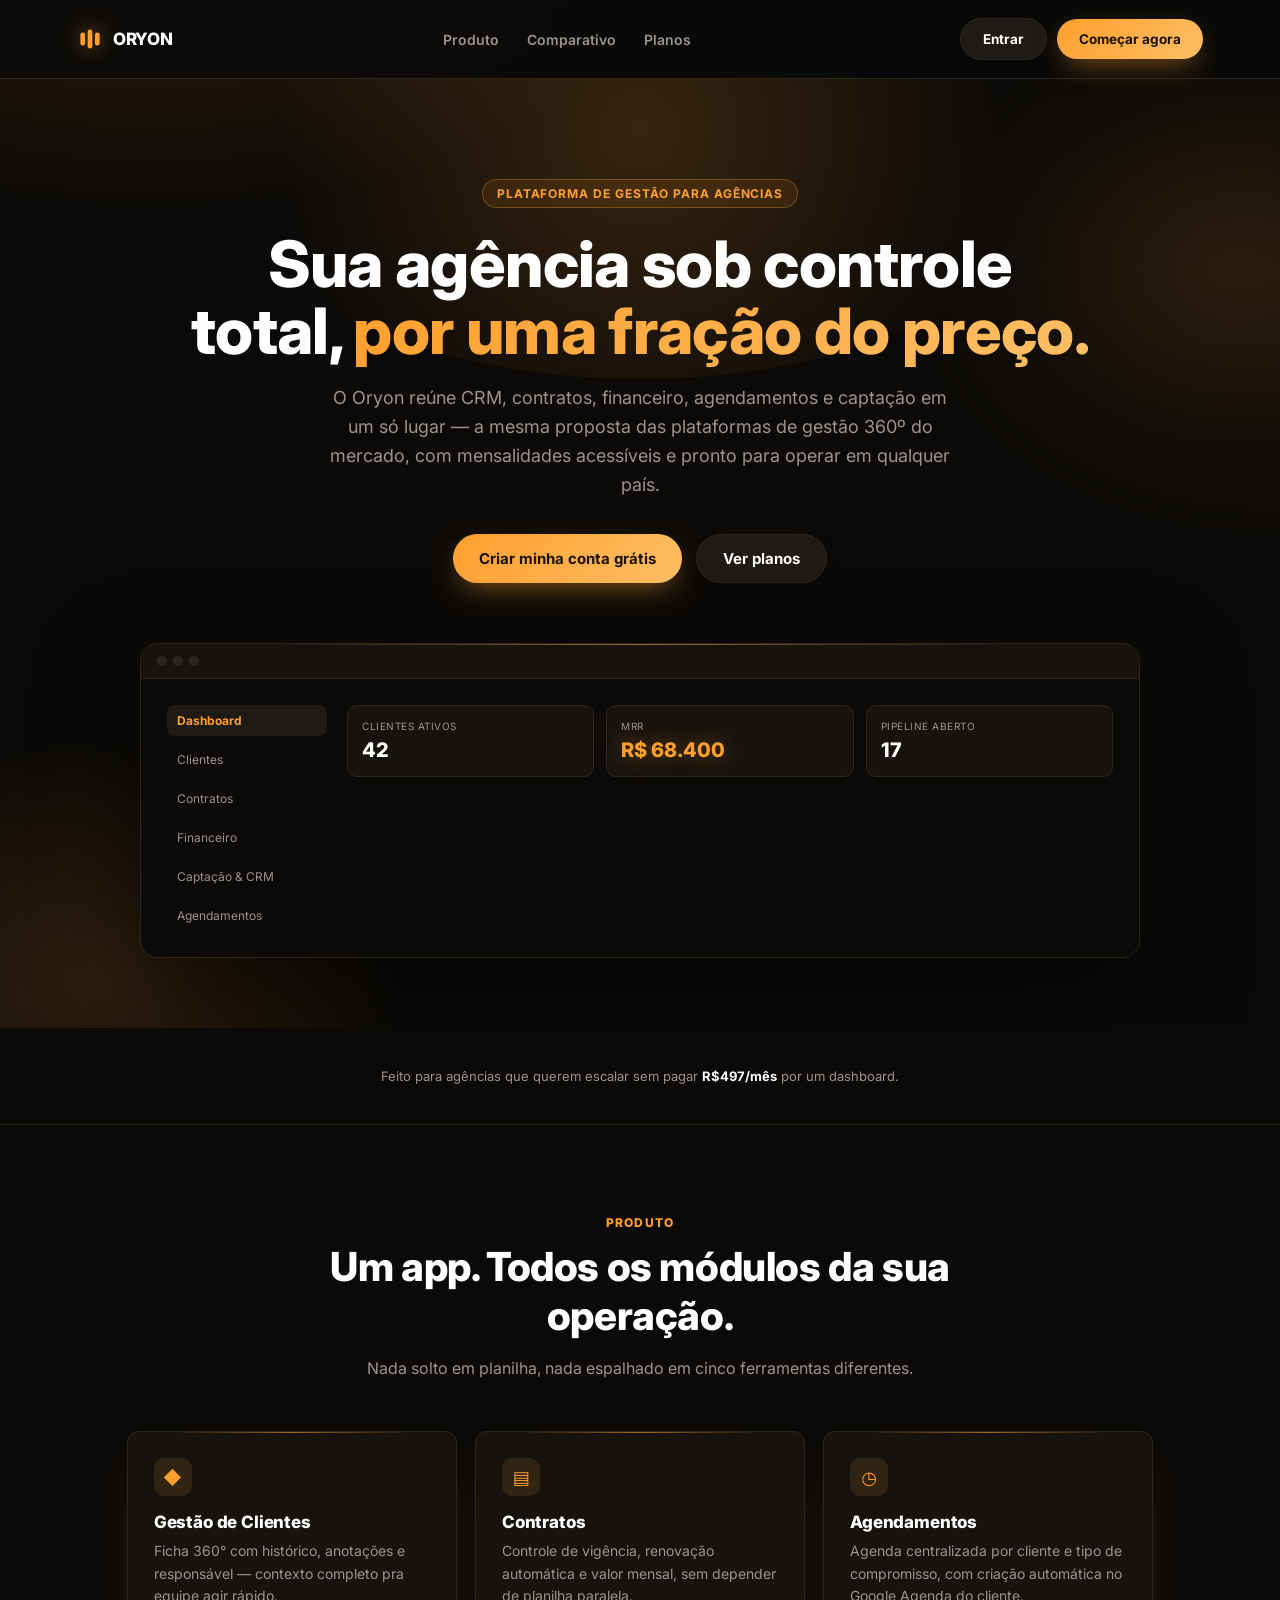
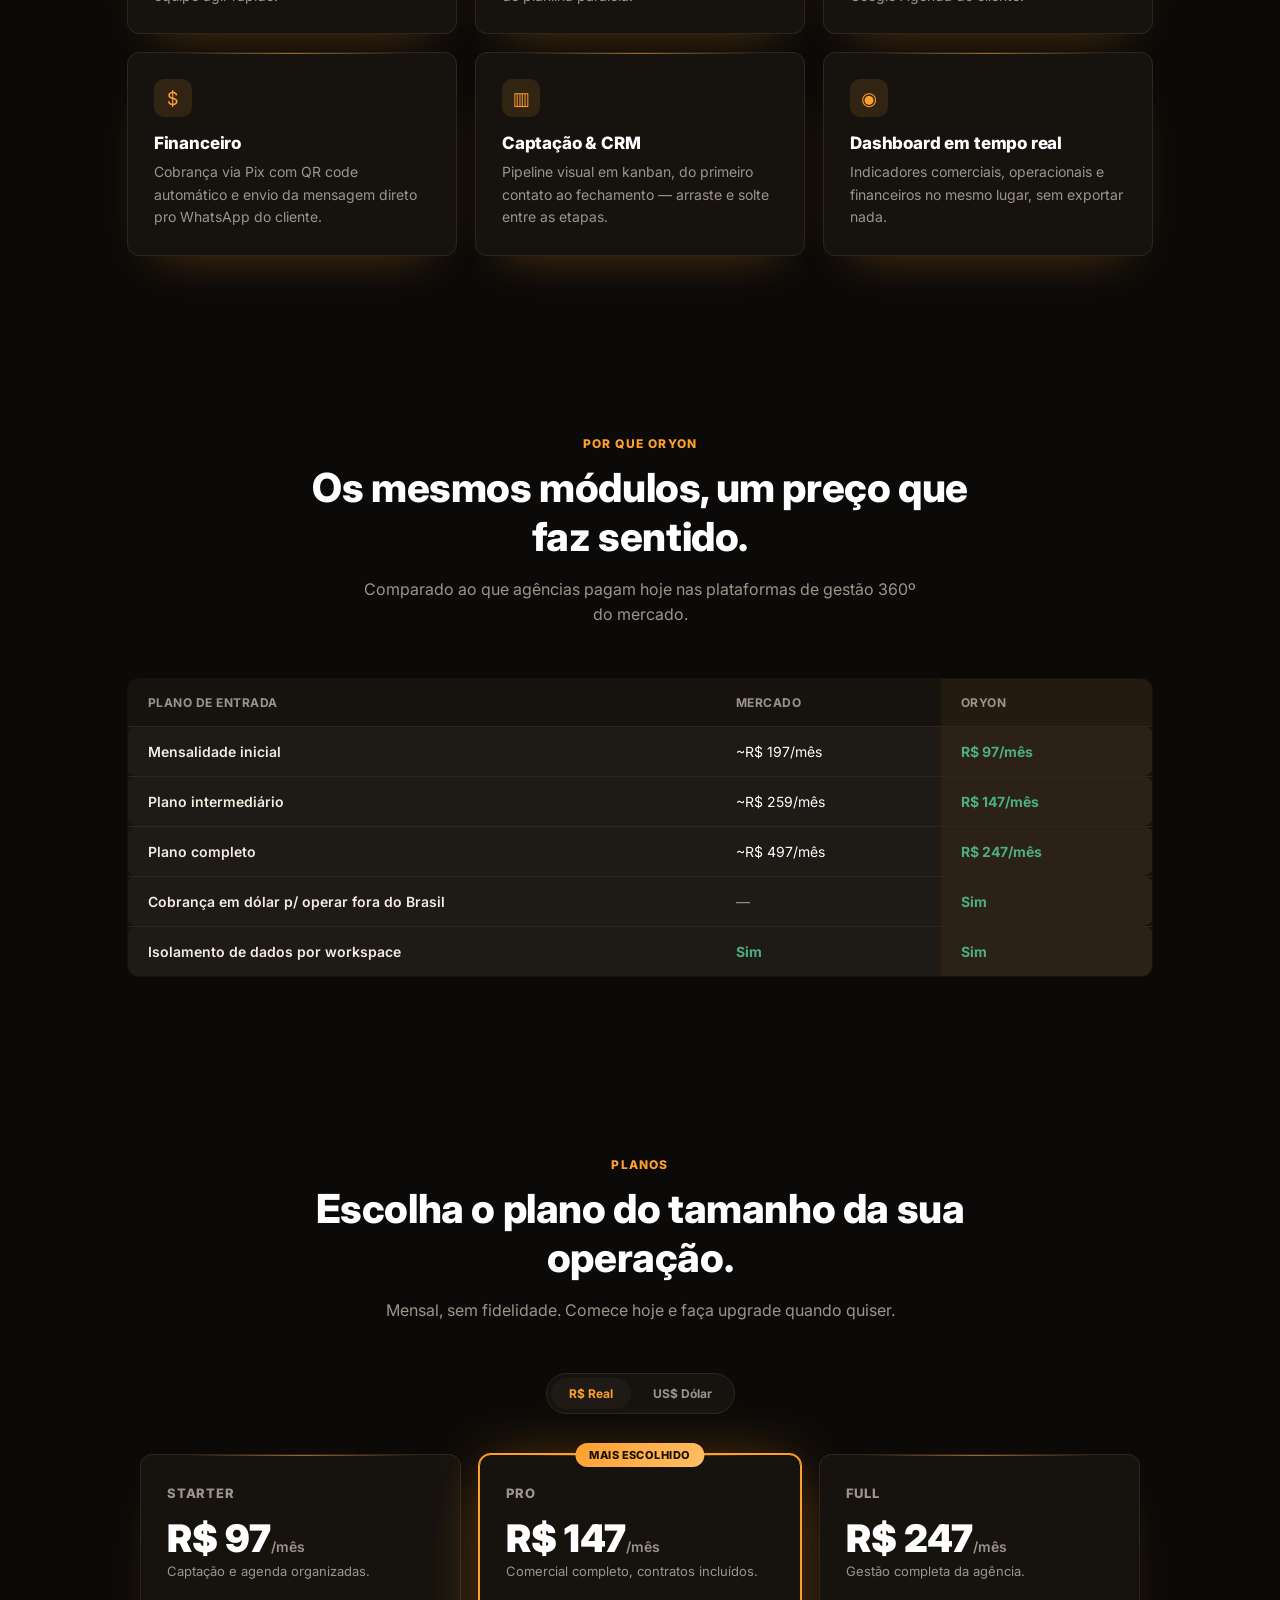
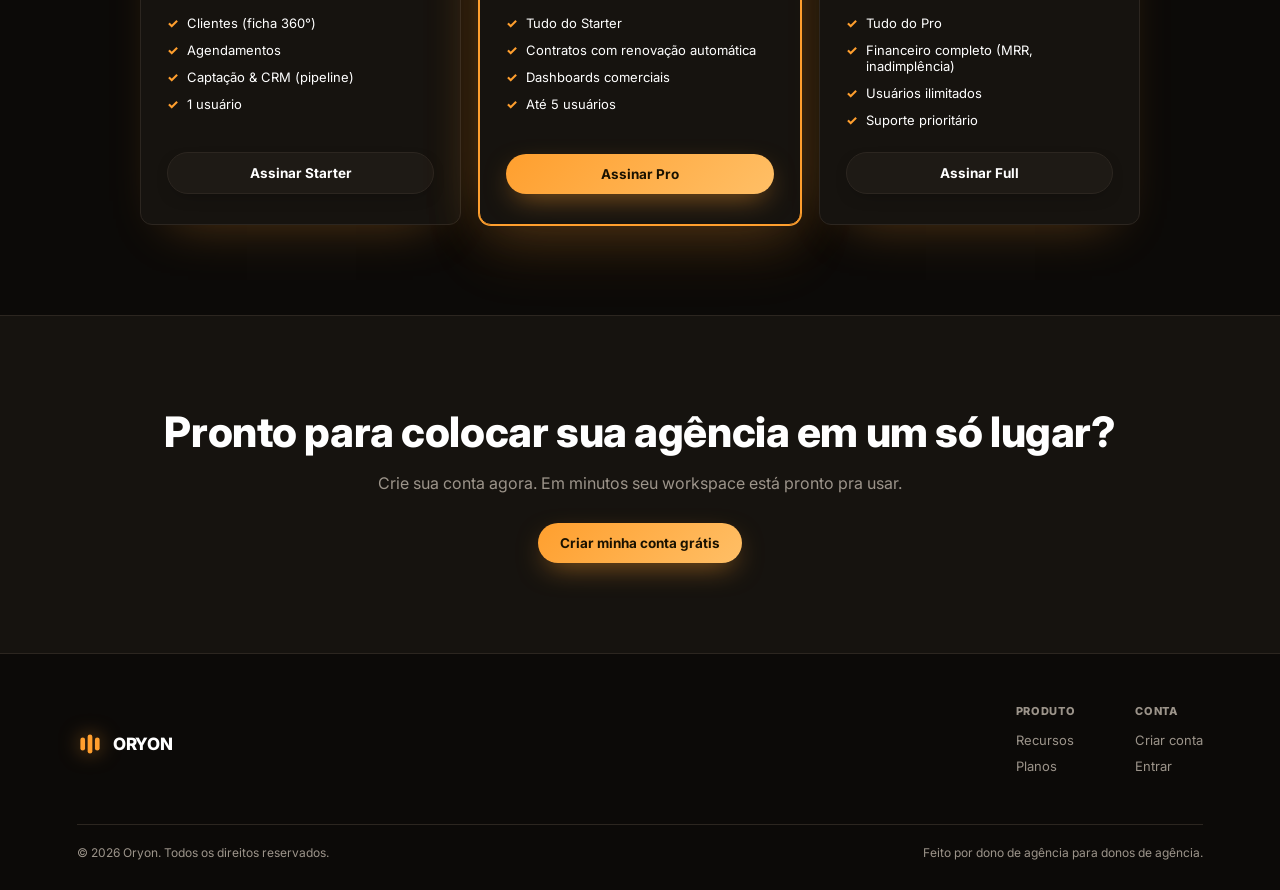
<file: index.html>
<!DOCTYPE html>
<html lang="pt-BR">
<head>
<meta charset="UTF-8">
<meta name="viewport" content="width=device-width, initial-scale=1.0">
<title>Oryon — Gestão 360º para agências, sem pesar no caixa</title>
<link rel="icon" href="/assets/icon.svg">
<link rel="stylesheet" href="/style.css">
</head>
<body>

<header class="mkt-header">
  <a class="brand-mark" href="/">
    <img src="/assets/logo.svg" alt="Oryon">
    <span>ORYON</span>
  </a>
  <nav>
    <a href="#produto">Produto</a>
    <a href="#comparativo">Comparativo</a>
    <a href="#planos">Planos</a>
  </nav>
  <div class="actions">
    <a href="/login.html" class="btn-ghost" style="display:inline-block;">Entrar</a>
    <a href="/signup.html" class="btn-primary" style="display:inline-block;">Começar agora</a>
  </div>
</header>

<section class="mkt-hero">
  <div class="mkt-eyebrow">Plataforma de gestão para agências</div>
  <h1>Sua agência sob controle total, <span class="accent">por uma fração do preço.</span></h1>
  <p class="lead">O Oryon reúne CRM, contratos, financeiro, agendamentos e captação em um só lugar — a mesma proposta das plataformas de gestão 360º do mercado, com mensalidades acessíveis e pronto para operar em qualquer país.</p>
  <div class="cta-row">
    <a href="/signup.html" class="btn-primary">Criar minha conta grátis</a>
    <a href="#planos" class="btn-ghost">Ver planos</a>
  </div>

  <div class="mkt-mock">
    <div class="bar"><span></span><span></span><span></span></div>
    <div class="body">
      <div class="side">
        <div class="item active">Dashboard</div>
        <div class="item">Clientes</div>
        <div class="item">Contratos</div>
        <div class="item">Financeiro</div>
        <div class="item">Captação &amp; CRM</div>
        <div class="item">Agendamentos</div>
      </div>
      <div>
        <div class="kpis">
          <div class="kpi"><div class="l">Clientes ativos</div><div class="v">42</div></div>
          <div class="kpi"><div class="l">MRR</div><div class="v accent">R$ 68.400</div></div>
          <div class="kpi"><div class="l">Pipeline aberto</div><div class="v">17</div></div>
        </div>
      </div>
    </div>
  </div>
</section>

<div class="mkt-strip">Feito para agências que querem escalar sem pagar <b>R$497/mês</b> por um dashboard.</div>

<section class="mkt-section" id="produto">
  <div class="mkt-kicker">Produto</div>
  <h2>Um app. Todos os módulos da sua operação.</h2>
  <p class="sub">Nada solto em planilha, nada espalhado em cinco ferramentas diferentes.</p>
  <div class="grid-features">
    <div class="feature-card"><div class="ico">◆</div><h3>Gestão de Clientes</h3><p>Ficha 360° com histórico, anotações e responsável — contexto completo pra equipe agir rápido.</p></div>
    <div class="feature-card"><div class="ico">▤</div><h3>Contratos</h3><p>Controle de vigência, renovação automática e valor mensal, sem depender de planilha paralela.</p></div>
    <div class="feature-card"><div class="ico">◷</div><h3>Agendamentos</h3><p>Agenda centralizada por cliente e tipo de compromisso, com criação automática no Google Agenda do cliente.</p></div>
    <div class="feature-card"><div class="ico">$</div><h3>Financeiro</h3><p>Cobrança via Pix com QR code automático e envio da mensagem direto pro WhatsApp do cliente.</p></div>
    <div class="feature-card"><div class="ico">▥</div><h3>Captação &amp; CRM</h3><p>Pipeline visual em kanban, do primeiro contato ao fechamento — arraste e solte entre as etapas.</p></div>
    <div class="feature-card"><div class="ico">◉</div><h3>Dashboard em tempo real</h3><p>Indicadores comerciais, operacionais e financeiros no mesmo lugar, sem exportar nada.</p></div>
  </div>
</section>

<section class="mkt-section" id="comparativo">
  <div class="mkt-kicker">Por que Oryon</div>
  <h2>Os mesmos módulos, um preço que faz sentido.</h2>
  <p class="sub">Comparado ao que agências pagam hoje nas plataformas de gestão 360º do mercado.</p>
  <table class="compare-table">
    <thead>
      <tr><th>Plano de entrada</th><th>Mercado</th><th class="oryon-col">Oryon</th></tr>
    </thead>
    <tbody>
      <tr><td>Mensalidade inicial</td><td>~R$ 197/mês</td><td class="oryon-col check">R$ 97/mês</td></tr>
      <tr><td>Plano intermediário</td><td>~R$ 259/mês</td><td class="oryon-col check">R$ 147/mês</td></tr>
      <tr><td>Plano completo</td><td>~R$ 497/mês</td><td class="oryon-col check">R$ 247/mês</td></tr>
      <tr><td>Cobrança em dólar p/ operar fora do Brasil</td><td class="cross">—</td><td class="oryon-col check">Sim</td></tr>
      <tr><td>Isolamento de dados por workspace</td><td class="check">Sim</td><td class="oryon-col check">Sim</td></tr>
    </tbody>
  </table>
</section>

<section class="mkt-section" id="planos">
  <div class="mkt-kicker">Planos</div>
  <h2>Escolha o plano do tamanho da sua operação.</h2>
  <p class="sub">Mensal, sem fidelidade. Comece hoje e faça upgrade quando quiser.</p>

  <div style="display:flex; justify-content:center;">
    <div class="currency-toggle" id="currencyToggle">
      <button data-currency="BRL" class="active">R$ Real</button>
      <button data-currency="USD">US$ Dólar</button>
    </div>
  </div>

  <div class="plans-row">
    <div class="plans-grid">
      <div class="plan-card">
        <h3>Starter</h3>
        <div class="price" data-brl="R$ 97" data-usd="US$ 19">R$ 97<small>/mês</small></div>
        <div class="desc">Captação e agenda organizadas.</div>
        <ul>
          <li>Clientes (ficha 360°)</li>
          <li>Agendamentos</li>
          <li>Captação &amp; CRM (pipeline)</li>
          <li>1 usuário</li>
        </ul>
        <a href="/signup.html?plan=starter" class="btn-ghost btn-block" style="text-align:center;">Assinar Starter</a>
      </div>
      <div class="plan-card featured">
        <div class="tag">Mais escolhido</div>
        <h3>Pro</h3>
        <div class="price" data-brl="R$ 147" data-usd="US$ 29">R$ 147<small>/mês</small></div>
        <div class="desc">Comercial completo, contratos incluídos.</div>
        <ul>
          <li>Tudo do Starter</li>
          <li>Contratos com renovação automática</li>
          <li>Dashboards comerciais</li>
          <li>Até 5 usuários</li>
        </ul>
        <a href="/signup.html?plan=pro" class="btn-primary btn-block" style="text-align:center;">Assinar Pro</a>
      </div>
      <div class="plan-card">
        <h3>Full</h3>
        <div class="price" data-brl="R$ 247" data-usd="US$ 49">R$ 247<small>/mês</small></div>
        <div class="desc">Gestão completa da agência.</div>
        <ul>
          <li>Tudo do Pro</li>
          <li>Financeiro completo (MRR, inadimplência)</li>
          <li>Usuários ilimitados</li>
          <li>Suporte prioritário</li>
        </ul>
        <a href="/signup.html?plan=full" class="btn-ghost btn-block" style="text-align:center;">Assinar Full</a>
      </div>
    </div>
  </div>
</section>

<div class="mkt-cta">
  <h2>Pronto para colocar sua agência em um só lugar?</h2>
  <p>Crie sua conta agora. Em minutos seu workspace está pronto pra usar.</p>
  <a href="/signup.html" class="btn-primary">Criar minha conta grátis</a>
</div>

<footer class="mkt-footer">
  <div class="top">
    <a class="brand-mark" href="/">
      <img src="/assets/logo.svg" alt="Oryon">
      <span>ORYON</span>
    </a>
    <div class="cols">
      <div class="col">
        <h4>Produto</h4>
        <a href="#produto">Recursos</a>
        <a href="#planos">Planos</a>
      </div>
      <div class="col">
        <h4>Conta</h4>
        <a href="/signup.html">Criar conta</a>
        <a href="/login.html">Entrar</a>
      </div>
    </div>
  </div>
  <div class="bottom">
    <span>© 2026 Oryon. Todos os direitos reservados.</span>
    <span>Feito por dono de agência para donos de agência.</span>
  </div>
</footer>

<script src="/landing.js"></script>
</body>
</html>
</file>
<file: style.css>
@import url('https://fonts.googleapis.com/css2?family=Inter:wght@400;500;600;700;800;900&display=swap');

:root {
  color-scheme: dark;
  --bg: #0c0a08;
  --panel: #16130f;
  --panel-2: #1e1a15;
  --border: #2c2620;
  --graphite: #1a1a1a;
  --off-white: #f7f7f7;
  --text: #ffffff;
  --cream: #f3ece1;
  --muted: #9c948a;
  --muted-2: #726b62;
  --orange: #ff9f2e;
  --orange-soft: #ffb85c;
  --orange-dim: #c97a1f;
  --active-fill: rgba(255,159,46,0.16);
  --grad: linear-gradient(135deg, #ff9f2e, #ffbf66);
  --danger: #e0574a;
  --ok: #4caf7d;
  --warn: #e0a53f;
  --radius: 12px;
}

[data-theme="light"] {
  color-scheme: light;
  --bg: #faf7f2;
  --panel: #ffffff;
  --panel-2: #f4efe6;
  --graphite: #ece4d4;
  --border: rgba(20,15,8,0.12);
  --text: #16130f;
  --cream: #16130f;
  --muted: #7a7168;
  --muted-2: #948b80;
  --orange: #d97e17;
  --orange-soft: #b8660f;
  --orange-dim: #a35f11;
  --active-fill: rgba(217,126,23,0.12);
  --grad: linear-gradient(135deg, #e28a1e, #f0a942);
  --danger: #c23b2e;
  --ok: #2f8a5b;
  --warn: #a8690f;
}

* { box-sizing: border-box; }
html, body { height: 100%; }
body {
  margin: 0;
  background-color: var(--bg);
  background-image:
    radial-gradient(ellipse 900px 500px at 12% -10%, rgba(255,159,46,0.14), transparent 60%),
    radial-gradient(ellipse 700px 500px at 100% 30%, rgba(255,159,46,0.06), transparent 55%);
  background-repeat: no-repeat, no-repeat;
  background-attachment: fixed, fixed;
  color: var(--text);
  font-family: 'Inter', system-ui, sans-serif;
  -webkit-font-smoothing: antialiased;
  transition: background-color .2s ease, color .2s ease;
}
[data-theme="light"] body { background-image: none; }

/* reusable glow helpers */
.glow-line { position: relative; }
.glow-line::before {
  content: ''; position: absolute; top: 0; left: 10%; right: 10%; height: 1px;
  background: linear-gradient(90deg, transparent, rgba(255,159,46,0.7), transparent);
}
.glow-shadow { box-shadow: 0 20px 60px -24px rgba(255,159,46,0.25), 0 0 0 1px var(--border); }

h1, h2, h3, h4 { font-family: 'Inter', sans-serif; font-weight: 800; letter-spacing: -0.01em; margin: 0; }

a { color: inherit; text-decoration: none; }

button {
  font-family: inherit;
  cursor: pointer;
  border: none;
  border-radius: 999px;
  padding: 11px 20px;
  font-weight: 700;
  font-size: 13px;
}
/* .btn-primary/.btn-ghost/.btn-danger style both <button> and <a> CTAs, so the pill
   shape/padding/weight below must not live only on the `button` element selector. */
.btn-primary, .btn-ghost, .btn-danger {
  display: inline-flex;
  align-items: center;
  justify-content: center;
  gap: 8px;
  font-family: inherit;
  cursor: pointer;
  border-radius: 999px;
  padding: 12px 22px;
  font-weight: 700;
  font-size: 13.5px;
  text-decoration: none;
  transition: filter .15s ease, transform .15s ease, box-shadow .15s ease, background-color .15s ease, border-color .15s ease, color .15s ease;
}
.btn-primary {
  background: var(--grad);
  color: #1a1200;
  border: none;
  box-shadow: 0 10px 28px -8px rgba(255,159,46,0.55);
}
.btn-primary:hover { filter: brightness(1.08); box-shadow: 0 14px 34px -8px rgba(255,159,46,0.7); transform: translateY(-1px); }
.btn-ghost {
  background: var(--panel-2);
  color: var(--text);
  border: 1px solid var(--border);
  box-shadow: 0 6px 18px -10px rgba(0,0,0,0.5);
}
.btn-ghost:hover { background: var(--graphite); border-color: var(--orange); color: var(--orange-soft); transform: translateY(-1px); }
.btn-danger { background: transparent; color: var(--danger); border: 1px solid var(--danger); }
.btn-danger:hover { background: rgba(224,87,74,0.1); }
.btn-block { width: 100%; }

input, textarea, select {
  font-family: inherit;
  background: var(--panel-2);
  border: 1px solid var(--border);
  border-radius: 8px;
  color: var(--text);
  padding: 11px 13px;
  font-size: 14px;
  width: 100%;
}
input:focus, textarea:focus, select:focus { outline: none; border-color: var(--orange); }
label { font-size: 12px; color: var(--muted); font-weight: 600; display: block; margin-bottom: 6px; }
.field { margin-bottom: 14px; }

.modal, .plan-card, .feature-card, .auth-card, .mkt-mock {
  position: relative;
  box-shadow: 0 24px 50px -30px rgba(255,159,46,0.35);
}
.modal::before, .plan-card::before, .feature-card::before, .auth-card::before, .mkt-mock::before {
  content: '';
  position: absolute; top: 0; left: 14%; right: 14%; height: 1px;
  background: linear-gradient(90deg, transparent, rgba(255,159,46,0.6), transparent);
  pointer-events: none;
}
.kpi-card, .panel-box, .table-wrap, .column {
  position: relative;
  box-shadow: 0 10px 24px -18px rgba(0,0,0,0.6);
}

::-webkit-scrollbar { height: 10px; width: 10px; }
::-webkit-scrollbar-thumb { background: var(--border); border-radius: 8px; }
::-webkit-scrollbar-track { background: transparent; }

.brand-mark { display: inline-flex; align-items: center; gap: 10px; }
.brand-mark img { width: 26px; height: 26px; filter: drop-shadow(0 0 10px rgba(255,159,46,0.55)); }
.brand-mark span { font-weight: 800; font-size: 17px; letter-spacing: -0.01em; }

/* ================= Marketing site ================= */
.mkt-header {
  position: sticky; top: 0; z-index: 20;
  display: flex; align-items: center; justify-content: space-between;
  padding: 18px 6vw; background: rgba(10,10,10,0.85); backdrop-filter: blur(10px);
  border-bottom: 1px solid var(--border);
}
.mkt-header nav { display: flex; gap: 28px; align-items: center; }
.mkt-header nav a { color: var(--muted); font-size: 14px; font-weight: 600; }
.mkt-header nav a:hover { color: var(--text); }
.mkt-header .actions { display: flex; gap: 10px; align-items: center; }

.mkt-hero { padding: 100px 6vw 70px; text-align: center; position: relative; overflow: hidden; }
.mkt-hero::before {
  content: ''; position: absolute; top: -200px; left: 50%; transform: translateX(-50%); z-index: 0;
  width: 900px; height: 500px; border-radius: 50%;
  background: radial-gradient(circle, rgba(255,159,46,0.18), transparent 70%);
  pointer-events: none;
}
.mkt-hero::after {
  content: ''; position: absolute; inset: 0; z-index: 0;
  background:
    radial-gradient(ellipse 500px 400px at 8% 95%, rgba(255,159,46,0.14), transparent 60%),
    radial-gradient(ellipse 400px 300px at 96% 20%, rgba(255,159,46,0.08), transparent 60%);
  pointer-events: none;
}
.mkt-eyebrow {
  position: relative; z-index: 1;
  display: inline-flex; align-items: center; gap: 8px; font-size: 12px; font-weight: 700;
  color: var(--orange); text-transform: uppercase; letter-spacing: 0.08em;
  background: rgba(255,159,46,0.1); border: 1px solid rgba(255,159,46,0.3);
  padding: 6px 14px; border-radius: 999px; margin-bottom: 22px;
}
.mkt-hero h1 { font-size: clamp(34px, 5.5vw, 64px); line-height: 1.05; max-width: 900px; margin: 0 auto 20px; position: relative; z-index: 1; }
.mkt-hero h1 .accent { background: var(--grad); -webkit-background-clip: text; background-clip: text; color: transparent; }
.mkt-hero p.lead { color: var(--muted); font-size: 18px; max-width: 620px; margin: 0 auto 34px; line-height: 1.6; position: relative; z-index: 1; }
.mkt-hero .cta-row { display: flex; gap: 14px; justify-content: center; flex-wrap: wrap; position: relative; z-index: 1; }
.mkt-hero .cta-row button, .mkt-hero .cta-row a { font-size: 15px; padding: 14px 26px; }

.mkt-mock {
  z-index: 1;
  margin: 60px auto 0; max-width: 1000px; border-radius: 18px; overflow: hidden;
  border: 1px solid var(--border); box-shadow: 0 40px 100px rgba(0,0,0,0.5);
  position: relative;
}
.mkt-mock .bar { display:flex; gap:6px; padding: 12px 16px; background: var(--panel); border-bottom: 1px solid var(--border); }
.mkt-mock .bar span { width: 10px; height: 10px; border-radius: 50%; background: var(--border); }
.mkt-mock .body { background: var(--bg); padding: 26px; display: grid; grid-template-columns: 160px 1fr; gap: 20px; text-align: left; }
.mkt-mock .side { display: flex; flex-direction: column; gap: 8px; }
.mkt-mock .side .item { padding: 8px 10px; border-radius: 8px; font-size: 12px; color: var(--muted); }
.mkt-mock .side .item.active { background: var(--panel-2); color: var(--orange); font-weight: 700; }
.mkt-mock .kpis { display: grid; grid-template-columns: repeat(3,1fr); gap: 12px; }
.mkt-mock .kpi { background: var(--panel); border: 1px solid var(--border); border-radius: 10px; padding: 14px; }
.mkt-mock .kpi .l { font-size: 10px; color: var(--muted); text-transform: uppercase; letter-spacing: 0.05em; }
.mkt-mock .kpi .v { font-size: 20px; font-weight: 800; margin-top: 6px; }
.mkt-mock .kpi .v.accent { color: var(--orange); text-shadow: 0 0 20px rgba(255,159,46,0.45); }

.mkt-strip { padding: 40px 6vw; text-align: center; color: var(--muted); font-size: 13px; border-bottom: 1px solid var(--border); }
.mkt-strip b { color: var(--text); }

.mkt-section { padding: 90px 6vw; max-width: 1180px; margin: 0 auto; }
.mkt-kicker { color: var(--orange); font-size: 12px; font-weight: 800; letter-spacing: 0.1em; text-transform: uppercase; margin-bottom: 12px; text-align: center; }
.mkt-section h2 { font-size: clamp(26px, 3.5vw, 40px); text-align: center; max-width: 700px; margin: 0 auto 16px; }
.mkt-section p.sub { color: var(--muted); text-align: center; max-width: 560px; margin: 0 auto 50px; font-size: 16px; line-height: 1.6; }

.grid-features { display: grid; grid-template-columns: repeat(3, 1fr); gap: 18px; }
@media (max-width: 900px) { .grid-features { grid-template-columns: 1fr; } .mkt-mock .body { grid-template-columns: 1fr; } .mkt-mock .side { display:none; } }
.feature-card { background: var(--panel); border: 1px solid var(--border); border-radius: var(--radius); padding: 26px; }
.feature-card .ico { width: 38px; height: 38px; border-radius: 10px; background: rgba(255,159,46,0.12); display:flex; align-items:center; justify-content:center; margin-bottom: 16px; color: var(--orange); font-size: 18px; }
.feature-card h3 { font-size: 17px; margin-bottom: 8px; }
.feature-card p { color: var(--muted); font-size: 14px; line-height: 1.6; margin: 0; }

.compare-table { width: 100%; border-collapse: collapse; background: var(--panel); border: 1px solid var(--border); border-radius: var(--radius); overflow: hidden; }
.compare-table th, .compare-table td { padding: 16px 20px; text-align: left; border-bottom: 1px solid var(--border); font-size: 14px; }
.compare-table thead th { color: var(--muted); font-size: 12px; text-transform: uppercase; letter-spacing: 0.04em; }
.compare-table td.check { color: var(--ok); font-weight: 700; }
.compare-table td.cross { color: var(--muted); }
.compare-table tr:last-child td { border-bottom: none; }
.compare-table th.oryon-col, .compare-table td.oryon-col { background: rgba(255,159,46,0.06); }

.currency-toggle { display: inline-flex; background: var(--panel); border: 1px solid var(--border); border-radius: 999px; padding: 4px; gap: 4px; margin: 0 auto 40px; }
.currency-toggle button { background: transparent; color: var(--muted); padding: 8px 18px; font-size: 12px; border-radius: 999px; }
.currency-toggle button.active { background: var(--panel-2); color: var(--orange); }

.plans-row { display: flex; justify-content: center; }
.plans-grid { display: grid; grid-template-columns: repeat(3, 1fr); gap: 18px; max-width: 1000px; width: 100%; }
@media (max-width: 900px) { .plans-grid { grid-template-columns: 1fr; } }
.plan-card { background: var(--panel); border: 1px solid var(--border); border-radius: var(--radius); padding: 30px 26px; position: relative; display: flex; flex-direction: column; }
.plan-card.featured { border-color: var(--orange); box-shadow: 0 0 0 1px var(--orange), 0 0 60px -10px rgba(255,159,46,0.35), 0 30px 60px rgba(255,159,46,0.1); }
.plan-card .tag { position: absolute; top: -12px; left: 50%; transform: translateX(-50%); background: var(--grad); color: #1a1200; font-size: 11px; font-weight: 800; padding: 5px 14px; border-radius: 999px; text-transform: uppercase; letter-spacing: 0.04em; }
.plan-card h3 { font-size: 13px; text-transform: uppercase; letter-spacing: 0.06em; color: var(--muted); margin-bottom: 14px; }
.plan-card .price { font-size: 38px; font-weight: 900; margin-bottom: 2px; }
.plan-card .price small { font-size: 14px; font-weight: 600; color: var(--muted); }
.plan-card .old-price { font-size: 13px; color: var(--muted); text-decoration: line-through; margin-bottom: 18px; }
.plan-card .desc { color: var(--muted); font-size: 13px; margin-bottom: 20px; min-height: 32px; }
.plan-card ul { list-style: none; padding: 0; margin: 0 0 24px; display: flex; flex-direction: column; gap: 11px; flex: 1; }
.plan-card li { font-size: 13px; color: var(--text); display: flex; gap: 9px; align-items: flex-start; }
.plan-card li::before { content: '✓'; color: var(--orange); font-weight: 800; flex-shrink: 0; }

.mkt-cta { text-align: center; padding: 90px 6vw; background: var(--panel); border-top: 1px solid var(--border); border-bottom: 1px solid var(--border); }
.mkt-cta h2 { font-size: clamp(28px, 4vw, 42px); margin-bottom: 16px; }
.mkt-cta p { color: var(--muted); margin-bottom: 30px; }

.mkt-footer { padding: 50px 6vw 30px; }
.mkt-footer .top { display: flex; justify-content: space-between; flex-wrap: wrap; gap: 30px; margin-bottom: 40px; }
.mkt-footer .cols { display: flex; gap: 60px; flex-wrap: wrap; }
.mkt-footer .col h4 { font-size: 11px; text-transform: uppercase; letter-spacing: 0.06em; color: var(--muted); margin-bottom: 14px; }
.mkt-footer .col a { display: block; color: var(--muted); font-size: 13px; margin-bottom: 10px; }
.mkt-footer .col a:hover { color: var(--text); }
.mkt-footer .bottom { border-top: 1px solid var(--border); padding-top: 20px; color: var(--muted); font-size: 12px; display: flex; justify-content: space-between; flex-wrap: wrap; gap: 10px; }

/* ================= Auth pages ================= */
.auth-page { min-height: 100%; display: flex; align-items: center; justify-content: center; padding: 40px 20px; }
.auth-card { width: 100%; max-width: 400px; background: var(--panel); border: 1px solid var(--border); border-radius: 16px; padding: 34px; }
.auth-card .brand-mark { margin-bottom: 26px; }
.auth-card h1 { font-size: 22px; margin-bottom: 8px; }
.auth-card p.sub { color: var(--muted); font-size: 13px; margin-bottom: 26px; }
.auth-error { background: rgba(224,87,74,0.1); border: 1px solid rgba(224,87,74,0.3); color: var(--danger); font-size: 13px; padding: 10px 14px; border-radius: 8px; margin-bottom: 16px; display: none; }
.auth-error.show { display: block; }
.auth-switch { text-align: center; font-size: 13px; color: var(--muted); margin-top: 20px; }
.auth-switch a { color: var(--orange); font-weight: 700; }

/* ================= App shell (dashboard) ================= */
body.app-body { display: flex; height: 100vh; overflow: hidden; }
.sidebar { position: relative; overflow: hidden; width: 230px; flex-shrink: 0; background: var(--panel); border-right: 1px solid var(--border); display: flex; flex-direction: column; padding: 20px 14px; }
.sidebar::before {
  content: ''; position: absolute; z-index: -1; top: -60px; left: -60px;
  width: 220px; height: 220px; border-radius: 50%;
  background: radial-gradient(circle, rgba(255,159,46,0.10), transparent 70%);
  pointer-events: none;
}
.sidebar .brand { position: relative; display: flex; align-items: center; gap: 10px; padding: 0 6px 20px; border-bottom: 1px solid var(--border); margin-bottom: 18px; }
.sidebar .brand img { width: 28px; height: 28px; filter: drop-shadow(0 0 8px rgba(255,159,46,0.45)); }
.sidebar .brand span { font-size: 15px; font-weight: 800; letter-spacing: -0.01em; color: var(--cream); }
.sidebar .brand small { display: block; color: var(--muted); font-size: 10px; font-weight: 600; letter-spacing: 0.02em; margin-top: 1px; }

.nav-section-label {
  font-size: 10px; font-weight: 700; letter-spacing: 0.09em; text-transform: uppercase;
  color: var(--muted-2); padding: 0 12px; margin: 14px 0 8px;
}
.nav-section-label:first-child { margin-top: 0; }
.nav { display: flex; flex-direction: column; gap: 3px; }
.nav-item {
  padding: 9px 12px; border-radius: 9px; color: var(--muted); font-size: 13.5px;
  cursor: pointer; display: flex; align-items: center; gap: 10px; font-weight: 500;
  transition: background .12s ease, color .12s ease;
}
.nav-item svg { width: 16px; height: 16px; flex-shrink: 0; stroke: currentColor; }
.nav-item:hover { background: var(--panel-2); color: var(--cream); }
.nav-item.active { background: var(--active-fill); color: var(--orange-soft); font-weight: 700; }

.sidebar-footer { margin-top: auto; padding-top: 14px; border-top: 1px solid var(--border); display: flex; flex-direction: column; gap: 10px; }
.sidebar-tag { color: var(--muted); font-size: 11px; display: flex; justify-content: space-between; align-items: center; }
.sidebar-tag b { color: var(--text); font-weight: 700; }
.logout-btn { display: flex; align-items: center; gap: 8px; background: var(--panel-2); border: 1px solid var(--border); color: var(--text); border-radius: 999px; padding: 8px 14px; font-size: 12px; font-weight: 700; width: 100%; justify-content: flex-start; }
.logout-btn:hover { border-color: var(--orange); color: var(--orange); }
.theme-toggle {
  display: flex; align-items: center; gap: 8px;
  background: var(--panel-2); border: 1px solid var(--border); color: var(--text);
  border-radius: 999px; padding: 8px 14px; font-size: 12px; font-weight: 700;
  width: 100%; justify-content: flex-start; text-transform: none; letter-spacing: 0;
}
.theme-toggle:hover { border-color: var(--orange); color: var(--orange); }
.theme-icon { font-size: 13px; }
.theme-icon-light { display: none; }
[data-theme="light"] .theme-icon-dark { display: none; }
[data-theme="light"] .theme-icon-light { display: inline; }

.main { flex: 1; display: flex; flex-direction: column; min-width: 0; }
.topbar { padding: 18px 24px; display: flex; align-items: flex-start; justify-content: space-between; border-bottom: 1px solid var(--border); gap: 12px; }
.topbar h1 { font-size: 19px; color: var(--cream); }
.topbar .subtitle { font-size: 12.5px; color: var(--muted); margin-top: 4px; font-weight: 500; }
.topbar .actions { display: flex; gap: 10px; align-items: center; }

.view { flex: 1; overflow-y: auto; padding: 24px; display: none; }
.view.active { display: block; }

.kpi-grid { display: grid; grid-template-columns: repeat(auto-fit, minmax(200px, 1fr)); gap: 16px; margin-bottom: 24px; }
.kpi-card { background: var(--panel); border: 1px solid var(--border); border-radius: 12px; padding: 18px; }
.kpi-card .label { font-size: 11px; text-transform: uppercase; letter-spacing: 0.05em; color: var(--muted); margin-bottom: 8px; font-weight: 700; }
.kpi-card .value { font-size: 24px; font-weight: 800; color: var(--text); }
.kpi-card .value.accent { color: var(--orange-soft); }
.kpi-card .sub { font-size: 12px; color: var(--muted); margin-top: 4px; }

.panel-grid { display: grid; grid-template-columns: 1fr 1fr; gap: 16px; }
@media (max-width: 900px) { .panel-grid { grid-template-columns: 1fr; } }
.panel-box { background: var(--panel); border: 1px solid var(--border); border-radius: 12px; padding: 18px; }
.panel-box h3 { font-size: 14px; margin-bottom: 14px; color: var(--muted); }
.panel-box .empty { color: var(--muted); font-size: 13px; }
.list-row { display: flex; justify-content: space-between; align-items: center; padding: 10px 0; border-bottom: 1px solid var(--border); font-size: 13px; }
.list-row:last-child { border-bottom: none; }
.list-row .name { font-weight: 700; }
.list-row .meta { color: var(--muted); font-size: 12px; }

table { width: 100%; border-collapse: separate; border-spacing: 0 8px; font-size: 13px; }
thead th { text-align: left; color: var(--muted-2); font-size: 10.5px; text-transform: uppercase; letter-spacing: 0.06em; padding: 0 16px 8px; font-weight: 700; }
tbody tr { background: var(--panel-2); transition: border-color .12s ease; }
tbody td { padding: 14px 16px; border-top: 1px solid var(--border); border-bottom: 1px solid var(--border); }
tbody td:first-child { border-left: 1px solid var(--border); border-radius: 10px 0 0 10px; font-weight: 600; color: var(--cream); }
tbody td:last-child { border-right: 1px solid var(--border); border-radius: 0 10px 10px 0; }
tbody tr:hover { cursor: pointer; }
tbody tr:hover td { border-color: var(--orange-dim); }
.table-wrap { background: transparent; border: none; border-radius: 0; overflow: visible; overflow-x: auto; }

.badge { display: inline-block; font-size: 11px; padding: 3px 10px; border-radius: 999px; text-transform: uppercase; letter-spacing: 0.03em; font-weight: 700; }
.badge-ativo, .badge-pago, .badge-fechado { background: rgba(76,175,125,0.15); color: var(--ok); }
.badge-pausado, .badge-pendente { background: rgba(224,165,63,0.15); color: var(--warn); }
.badge-encerrado, .badge-atrasado, .badge-perdido { background: rgba(224,87,74,0.15); color: var(--danger); }
.badge-neutral { background: var(--border); color: var(--muted); }

.board { display: flex; gap: 16px; overflow-x: auto; padding-bottom: 10px; }
.column { width: 250px; flex-shrink: 0; display: flex; flex-direction: column; background: var(--panel); border-radius: 12px; border: 1px solid var(--border); max-height: 100%; }
.column-head { padding: 12px 14px; display: flex; justify-content: space-between; align-items: center; border-bottom: 1px solid var(--border); font-size: 12px; text-transform: uppercase; letter-spacing: 0.04em; color: var(--muted); font-weight: 700; }
.column-head .count { color: var(--orange); font-weight: 800; }
.column-body { flex: 1; overflow-y: auto; padding: 10px; display: flex; flex-direction: column; gap: 8px; min-height: 60px; }
.column-body.drag-over { background: rgba(255, 159, 46, 0.06); }
.card { background: var(--panel-2); border: 1px solid var(--border); border-radius: 10px; padding: 12px; cursor: grab; font-size: 13px; }
.card:hover { border-color: var(--orange); }
.card.dragging { opacity: 0.4; }
.card .name { font-weight: 700; margin-bottom: 4px; }
.card .meta { color: var(--muted); font-size: 11px; display: flex; justify-content: space-between; }

.event-row { display: flex; align-items: center; gap: 14px; padding: 12px; border-bottom: 1px solid var(--border); }
.event-row:last-child { border-bottom: none; }
.event-row .date-box { width: 54px; flex-shrink: 0; text-align: center; background: var(--panel-2); border-radius: 8px; padding: 6px 0; }
.event-row .date-box .d { font-size: 16px; font-weight: 800; color: var(--orange); }
.event-row .date-box .m { font-size: 9px; color: var(--muted); text-transform: uppercase; }
.event-row .info { flex: 1; }
.event-row .title { font-weight: 700; font-size: 14px; }
.event-row .meta { color: var(--muted); font-size: 12px; margin-top: 2px; }
.event-row.done { opacity: 0.45; }
.event-row.done .title { text-decoration: line-through; }

.modal-overlay { position: fixed; inset: 0; background: rgba(0,0,0,0.6); display: none; align-items: center; justify-content: center; z-index: 100; }
.modal-overlay.open { display: flex; }
.modal { background: var(--panel); border: 1px solid var(--border); border-radius: 14px; width: 460px; max-width: 92vw; max-height: 88vh; overflow-y: auto; padding: 24px; position: relative; }
.modal h2 { font-size: 18px; margin-bottom: 18px; }
.modal .row2 { display: flex; gap: 10px; }
.modal .row2 > div { flex: 1; }
.notes-list { display: flex; flex-direction: column; gap: 8px; margin-bottom: 10px; max-height: 160px; overflow-y: auto; }
.note-item { background: var(--panel-2); border-radius: 8px; padding: 8px 10px; font-size: 13px; }
.note-item .date { color: var(--muted); font-size: 10px; margin-top: 4px; }
.modal-footer { display: flex; justify-content: space-between; margin-top: 18px; gap: 10px; }
.close-x { position: absolute; top: 18px; right: 20px; background: none; border: none; color: var(--muted); font-size: 18px; }
.checkbox-row { display: flex; align-items: center; gap: 8px; margin-bottom: 14px; }
.checkbox-row input { width: auto; }
.checkbox-row label { margin: 0; }
</file>
